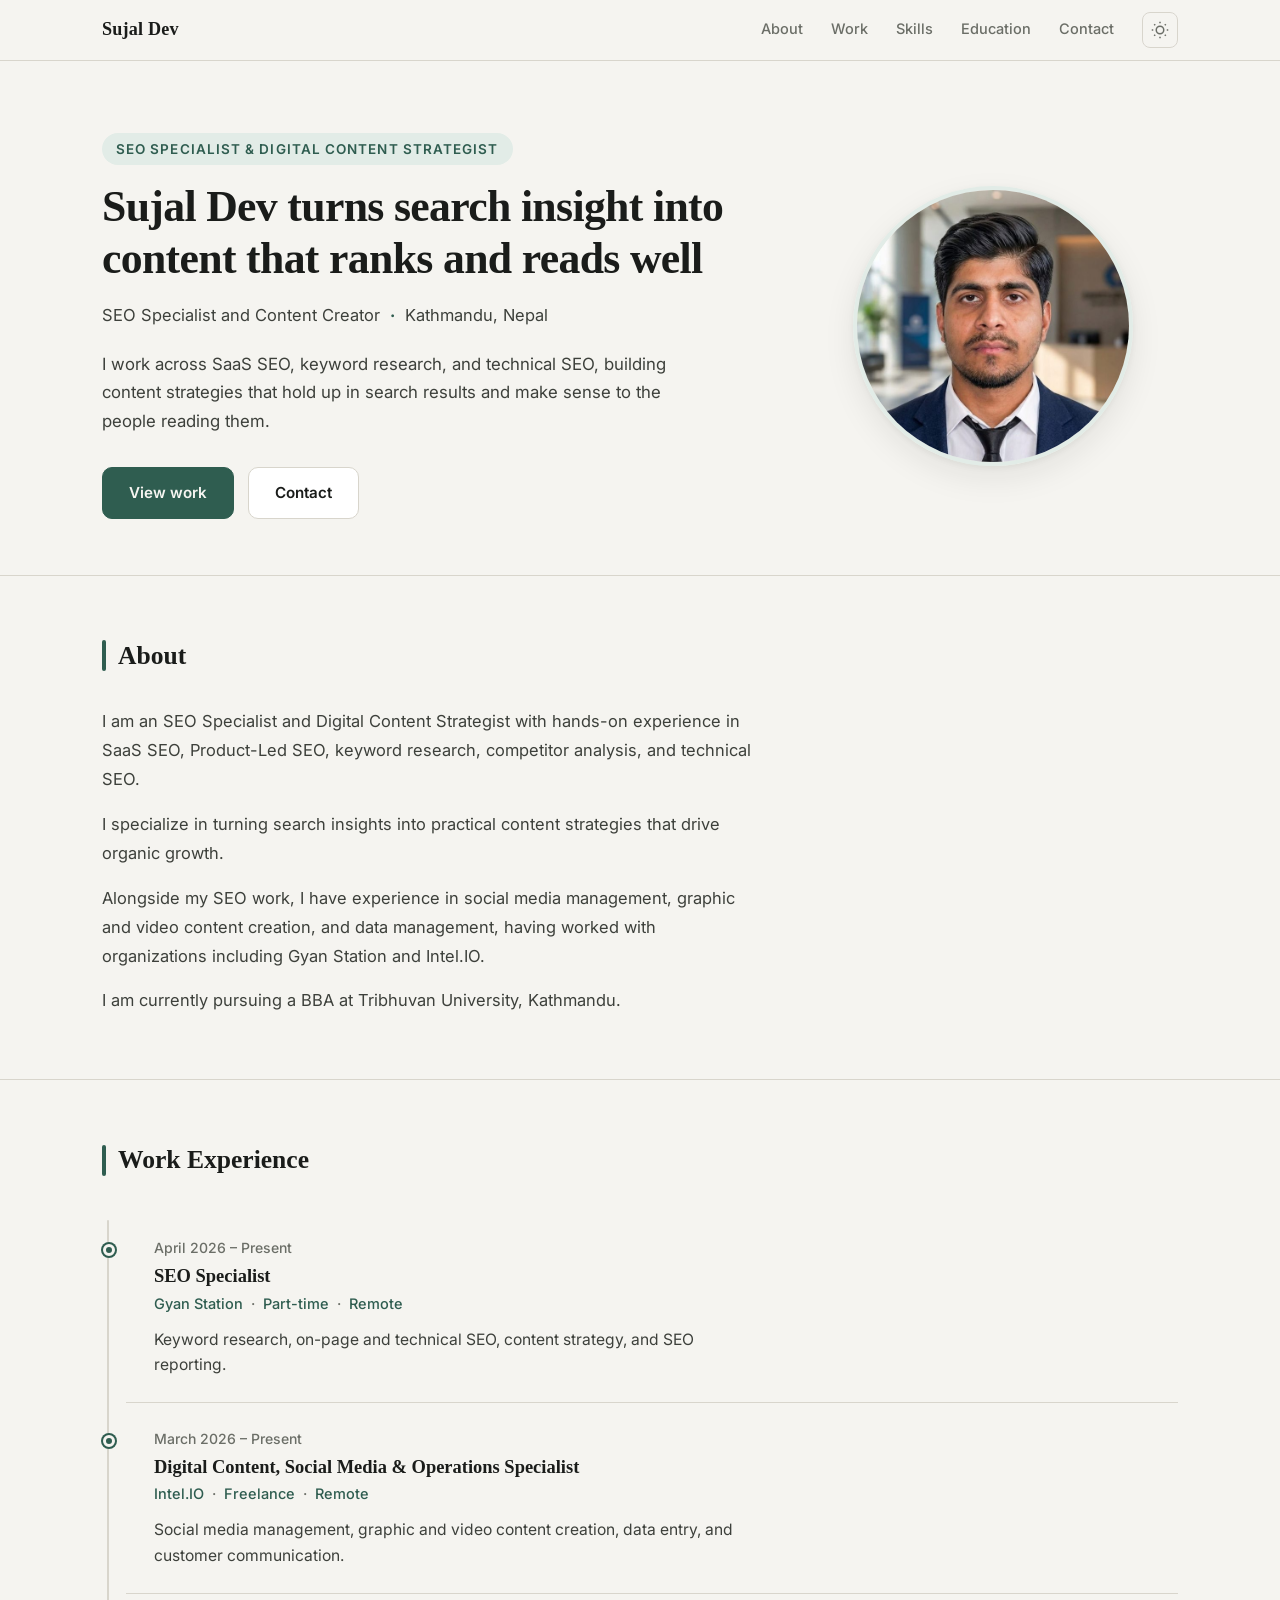
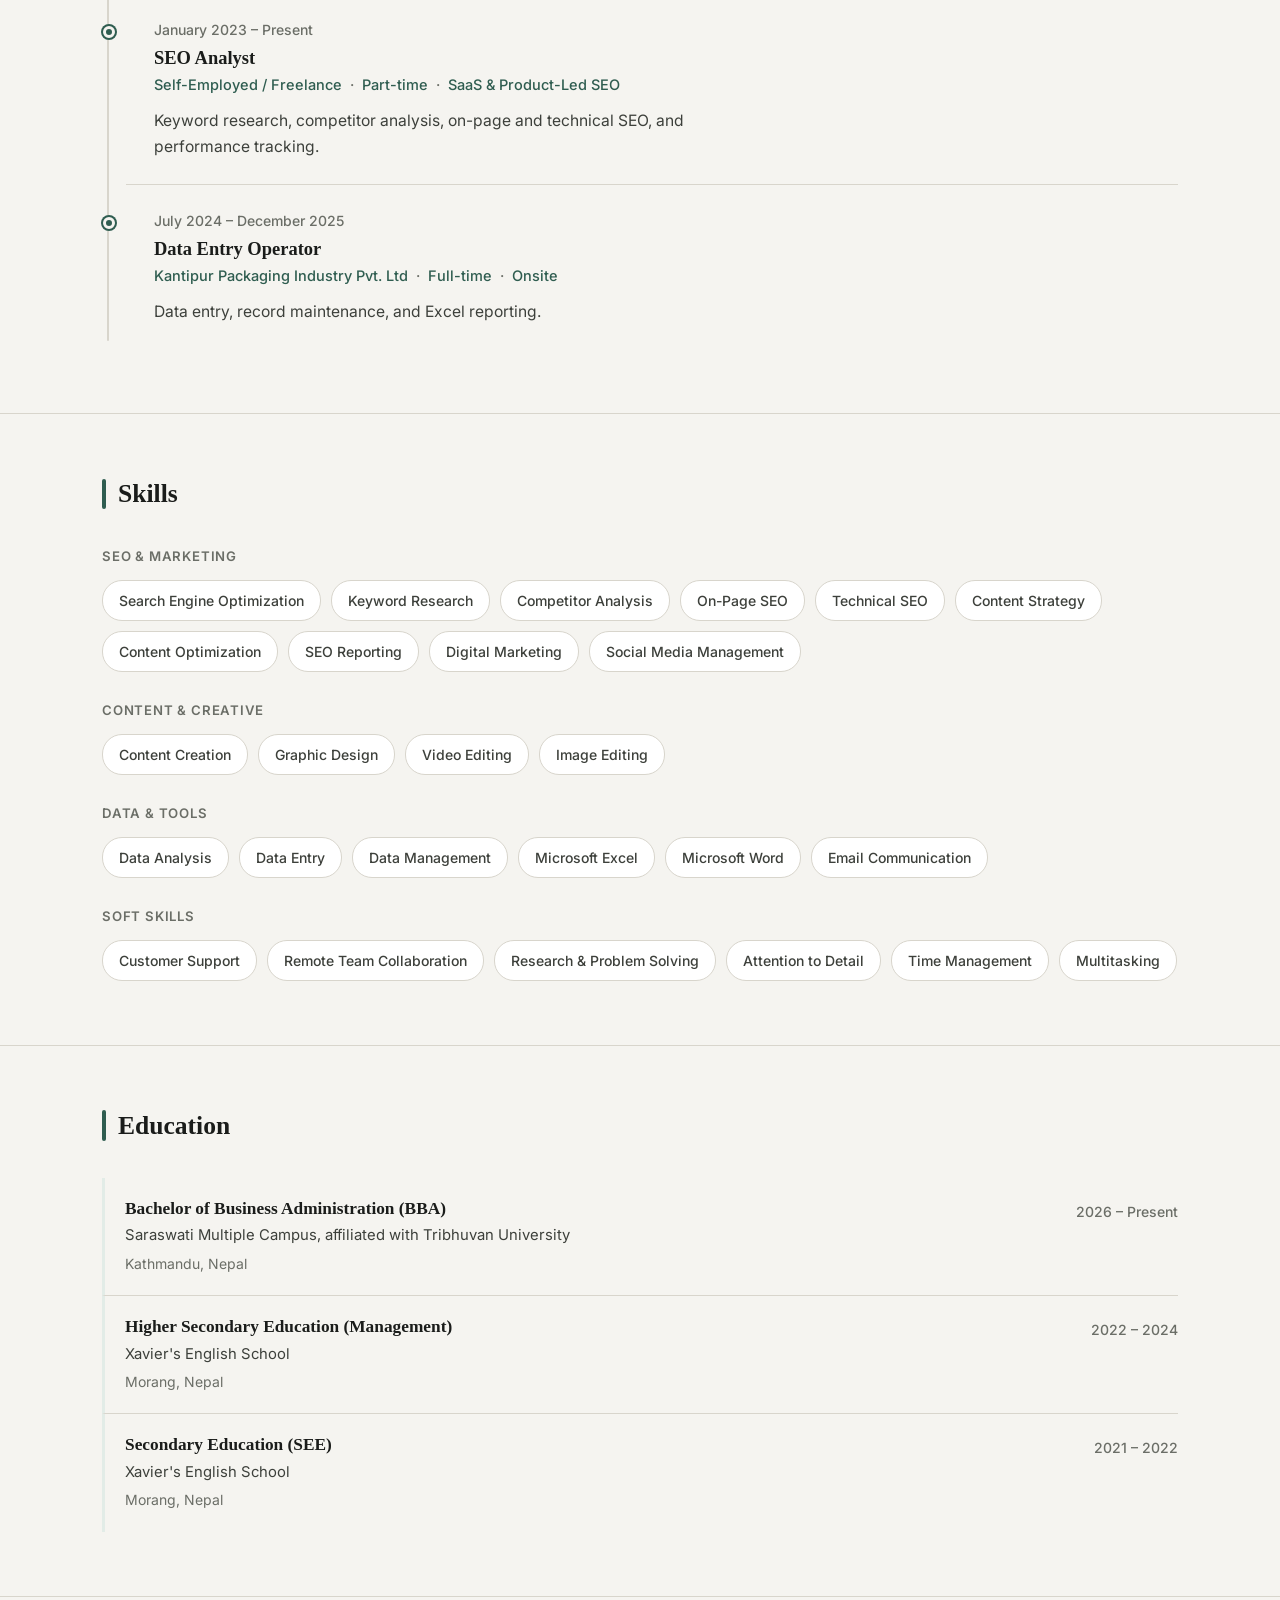
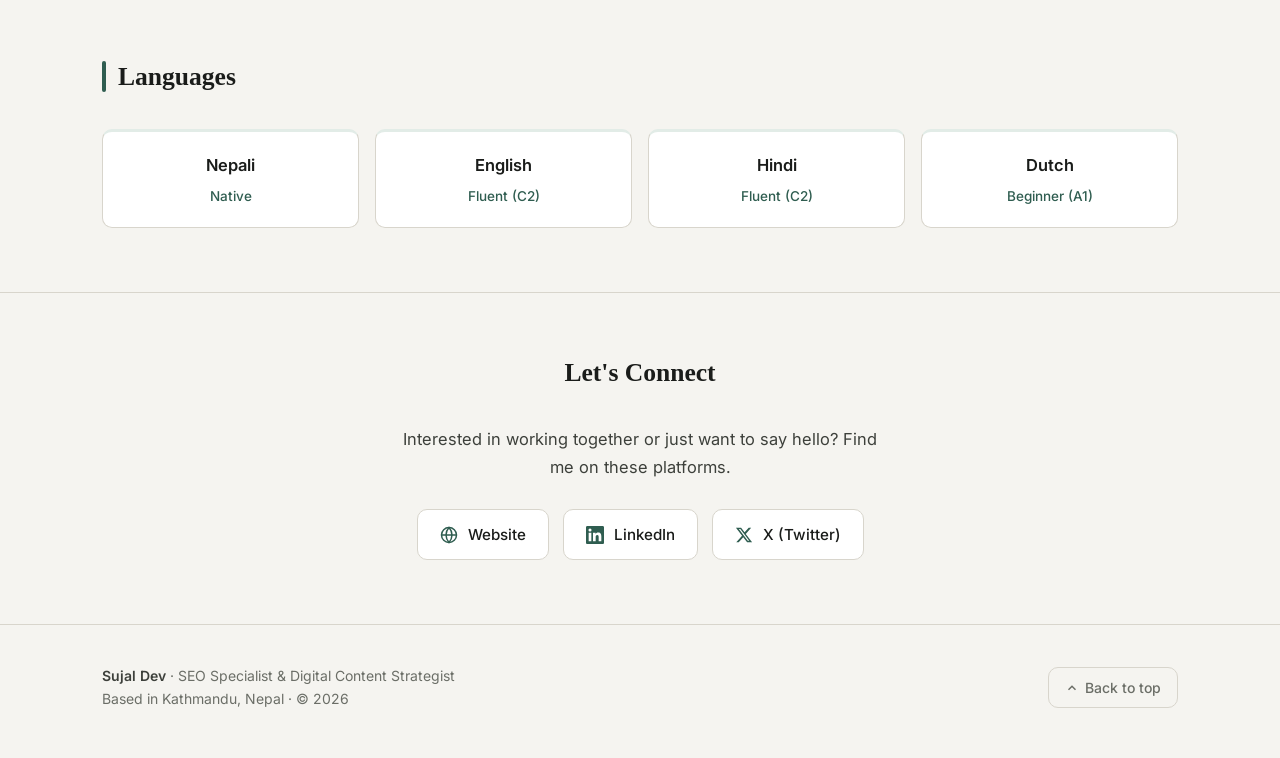
<file: index.html>
<!DOCTYPE html>
<html lang="en">
<head>
<meta charset="UTF-8">
<meta name="viewport" content="width=device-width, initial-scale=1.0">
<title>Sujal Dev &mdash; SEO Specialist &amp; Digital Content Strategist</title>
<meta name="description" content="Sujal Dev is an SEO Specialist and Digital Content Strategist based in Kathmandu, Nepal, specializing in SaaS SEO, keyword research, technical SEO, and content strategy.">
<meta name="robots" content="index, follow">
<link rel="canonical" href="https://suiaihustle.com/author/sujal-dev">

<script type="application/ld+json">
{
  "@context": "https://schema.org",
  "@type": "Person",
  "name": "Sujal Dev",
  "jobTitle": "SEO Specialist and Content Creator",
  "description": "SEO Specialist and Digital Content Strategist with hands-on experience in SaaS SEO, Product-Led SEO, keyword research, competitor analysis, and technical SEO.",
  "url": "https://suiaihustle.com/author/sujal-dev",
  "address": {
    "@type": "PostalAddress",
    "addressLocality": "Kathmandu",
    "addressCountry": "Nepal"
  },
  "sameAs": [
    "https://www.linkedin.com/in/sujal-dev-76249329a/",
    "https://x.com/fire_free62408",
    "https://suiaihustle.com"
  ],
  "worksFor": [
    { "@type": "Organization", "name": "Gyan Station" },
    { "@type": "Organization", "name": "Intel.IO" }
  ],
  "alumniOf": {
    "@type": "CollegeOrUniversity",
    "name": "Tribhuvan University"
  }
}
</script>

<link rel="preconnect" href="https://fonts.googleapis.com">
<link rel="preconnect" href="https://fonts.gstatic.com" crossorigin>
<link href="https://fonts.googleapis.com/css2?family=Inter:wght@400;500;600&display=swap" rel="stylesheet">
<link rel="stylesheet" href="style.css">
</head>
<body>

<header class="topnav">
  <div class="wrap">
    <a href="#top" class="brand">Sujal Dev</a>
    <nav class="nav-links" aria-label="Section navigation">
      <a href="#about">About</a>
      <a href="#work">Work</a>
      <a href="#skills">Skills</a>
      <a href="#education">Education</a>
      <a href="#contact">Contact</a>
      <button class="theme-toggle" id="theme-toggle" aria-label="Toggle dark mode" title="Toggle theme">
        <svg class="icon-sun" xmlns="http://www.w3.org/2000/svg" fill="none" viewBox="0 0 24 24" stroke="currentColor" stroke-width="2"><circle cx="12" cy="12" r="5"/><path d="M12 1v2m0 18v2M4.22 4.22l1.42 1.42m12.72 12.72l1.42 1.42M1 12h2m18 0h2M4.22 19.78l1.42-1.42M18.36 5.64l1.42-1.42"/></svg>
        <svg class="icon-moon" xmlns="http://www.w3.org/2000/svg" fill="none" viewBox="0 0 24 24" stroke="currentColor" stroke-width="2"><path d="M21 12.79A9 9 0 1111.21 3a7 7 0 009.79 9.79z"/></svg>
      </button>
    </nav>
    <button class="menu-btn" id="menu-btn" aria-label="Open menu" aria-expanded="false">
      <svg xmlns="http://www.w3.org/2000/svg" fill="none" viewBox="0 0 24 24" stroke="currentColor" stroke-width="2"><path d="M4 6h16M4 12h16M4 18h16"/></svg>
    </button>
  </div>
</header>

<main>
  <section class="hero" id="top">
    <div class="wrap">
      <div>
        <p class="eyebrow">SEO Specialist &amp; Digital Content Strategist</p>
        <h1>Sujal Dev turns search insight into content that ranks and reads well</h1>
        <p class="role-loc">SEO Specialist and Content Creator<span class="dot">&middot;</span>Kathmandu, Nepal</p>
        <p class="intro">I work across SaaS SEO, keyword research, and technical SEO, building content strategies that hold up in search results and make sense to the people reading them.</p>
        <div class="cta-row">
          <a class="btn btn-solid" href="#work">View work</a>
          <a class="btn btn-outline" href="#contact">Contact</a>
        </div>
      </div>
      <div class="portrait-frame">
        <img id="author-photo" src="[data-uri]" alt="Sujal Dev" width="280" height="280" loading="eager">
      </div>
    </div>
  </section>

  <section class="about reveal" id="about">
    <div class="wrap">
      <div class="section-head">
        <h2>About</h2>
      </div>
      <p>I am an SEO Specialist and Digital Content Strategist with hands-on experience in SaaS SEO, Product-Led SEO, keyword research, competitor analysis, and technical SEO.</p>
      <p>I specialize in turning search insights into practical content strategies that drive organic growth.</p>
      <p>Alongside my SEO work, I have experience in social media management, graphic and video content creation, and data management, having worked with organizations including Gyan Station and Intel.IO.</p>
      <p>I am currently pursuing a BBA at Tribhuvan University, Kathmandu.</p>
    </div>
  </section>

  <section id="work" class="reveal">
    <div class="wrap">
      <div class="section-head">
        <h2>Work Experience</h2>
      </div>
      <div class="timeline" id="experience-list">

        <article class="exp-item">
          <div class="exp-dates">April 2026 &ndash; Present</div>
          <div class="exp-role">
            <h3>SEO Specialist</h3>
            <div class="exp-meta">Gyan Station<span class="sep">&middot;</span>Part-time<span class="sep">&middot;</span>Remote</div>
            <p class="exp-desc">Keyword research, on-page and technical SEO, content strategy, and SEO reporting.</p>
          </div>
        </article>

        <article class="exp-item">
          <div class="exp-dates">March 2026 &ndash; Present</div>
          <div class="exp-role">
            <h3>Digital Content, Social Media &amp; Operations Specialist</h3>
            <div class="exp-meta">Intel.IO<span class="sep">&middot;</span>Freelance<span class="sep">&middot;</span>Remote</div>
            <p class="exp-desc">Social media management, graphic and video content creation, data entry, and customer communication.</p>
          </div>
        </article>

        <article class="exp-item">
          <div class="exp-dates">January 2023 &ndash; Present</div>
          <div class="exp-role">
            <h3>SEO Analyst</h3>
            <div class="exp-meta">Self-Employed / Freelance<span class="sep">&middot;</span>Part-time<span class="sep">&middot;</span>SaaS &amp; Product-Led SEO</div>
            <p class="exp-desc">Keyword research, competitor analysis, on-page and technical SEO, and performance tracking.</p>
          </div>
        </article>

        <article class="exp-item">
          <div class="exp-dates">July 2024 &ndash; December 2025</div>
          <div class="exp-role">
            <h3>Data Entry Operator</h3>
            <div class="exp-meta">Kantipur Packaging Industry Pvt. Ltd<span class="sep">&middot;</span>Full-time<span class="sep">&middot;</span>Onsite</div>
            <p class="exp-desc">Data entry, record maintenance, and Excel reporting.</p>
          </div>
        </article>

      </div>
    </div>
  </section>

  <section id="skills" class="reveal">
    <div class="wrap">
      <div class="section-head">
        <h2>Skills</h2>
      </div>

      <div class="skills-category">
        <div class="skills-category-label">SEO &amp; Marketing</div>
        <div class="skills-grid">
          <span class="skill-pill">Search Engine Optimization</span>
          <span class="skill-pill">Keyword Research</span>
          <span class="skill-pill">Competitor Analysis</span>
          <span class="skill-pill">On-Page SEO</span>
          <span class="skill-pill">Technical SEO</span>
          <span class="skill-pill">Content Strategy</span>
          <span class="skill-pill">Content Optimization</span>
          <span class="skill-pill">SEO Reporting</span>
          <span class="skill-pill">Digital Marketing</span>
          <span class="skill-pill">Social Media Management</span>
        </div>
      </div>

      <div class="skills-category">
        <div class="skills-category-label">Content &amp; Creative</div>
        <div class="skills-grid">
          <span class="skill-pill">Content Creation</span>
          <span class="skill-pill">Graphic Design</span>
          <span class="skill-pill">Video Editing</span>
          <span class="skill-pill">Image Editing</span>
        </div>
      </div>

      <div class="skills-category">
        <div class="skills-category-label">Data &amp; Tools</div>
        <div class="skills-grid">
          <span class="skill-pill">Data Analysis</span>
          <span class="skill-pill">Data Entry</span>
          <span class="skill-pill">Data Management</span>
          <span class="skill-pill">Microsoft Excel</span>
          <span class="skill-pill">Microsoft Word</span>
          <span class="skill-pill">Email Communication</span>
        </div>
      </div>

      <div class="skills-category">
        <div class="skills-category-label">Soft Skills</div>
        <div class="skills-grid">
          <span class="skill-pill">Customer Support</span>
          <span class="skill-pill">Remote Team Collaboration</span>
          <span class="skill-pill">Research &amp; Problem Solving</span>
          <span class="skill-pill">Attention to Detail</span>
          <span class="skill-pill">Time Management</span>
          <span class="skill-pill">Multitasking</span>
        </div>
      </div>

    </div>
  </section>

  <section id="education" class="reveal">
    <div class="wrap">
      <div class="section-head">
        <h2>Education</h2>
      </div>
      <div class="edu-list" id="education-list">
        <div class="edu-item">
          <div><h3>Bachelor of Business Administration (BBA)</h3><div class="edu-sub">Saraswati Multiple Campus, affiliated with Tribhuvan University</div><div class="edu-loc">Kathmandu, Nepal</div></div>
          <div class="edu-years">2026 &ndash; Present</div>
        </div>
        <div class="edu-item">
          <div><h3>Higher Secondary Education (Management)</h3><div class="edu-sub">Xavier's English School</div><div class="edu-loc">Morang, Nepal</div></div>
          <div class="edu-years">2022 &ndash; 2024</div>
        </div>
        <div class="edu-item">
          <div><h3>Secondary Education (SEE)</h3><div class="edu-sub">Xavier's English School</div><div class="edu-loc">Morang, Nepal</div></div>
          <div class="edu-years">2021 &ndash; 2022</div>
        </div>
      </div>
    </div>
  </section>

  <section id="languages" class="reveal">
    <div class="wrap">
      <div class="section-head">
        <h2>Languages</h2>
      </div>
      <div class="lang-grid" id="languages-list">
        <div class="lang-card"><div class="lang-name">Nepali</div><div class="lang-level">Native</div></div>
        <div class="lang-card"><div class="lang-name">English</div><div class="lang-level">Fluent (C2)</div></div>
        <div class="lang-card"><div class="lang-name">Hindi</div><div class="lang-level">Fluent (C2)</div></div>
        <div class="lang-card"><div class="lang-name">Dutch</div><div class="lang-level">Beginner (A1)</div></div>
      </div>
    </div>
  </section>

  <section id="contact" class="contact-section reveal">
    <div class="wrap">
      <div class="section-head">
        <h2>Let's Connect</h2>
      </div>
      <p class="contact-intro">Interested in working together or just want to say hello? Find me on these platforms.</p>
      <div class="links-row">
        <a class="link-btn" href="https://suiaihustle.com" target="_blank" rel="noopener noreferrer">
          <span class="ico"><svg xmlns="http://www.w3.org/2000/svg" fill="none" viewBox="0 0 24 24" stroke="currentColor" stroke-width="2"><circle cx="12" cy="12" r="10"/><path d="M2 12h20M12 2a15.3 15.3 0 014 10 15.3 15.3 0 01-4 10 15.3 15.3 0 01-4-10A15.3 15.3 0 0112 2z"/></svg></span>
          <span>Website</span>
        </a>
        <a class="link-btn" href="https://www.linkedin.com/in/sujal-dev-76249329a/" target="_blank" rel="noopener noreferrer">
          <span class="ico"><svg xmlns="http://www.w3.org/2000/svg" viewBox="0 0 24 24" fill="currentColor"><path d="M20.447 20.452h-3.554v-5.569c0-1.328-.027-3.037-1.852-3.037-1.853 0-2.136 1.445-2.136 2.939v5.667H9.351V9h3.414v1.561h.046c.477-.9 1.637-1.85 3.37-1.85 3.601 0 4.267 2.37 4.267 5.455v6.286zM5.337 7.433a2.062 2.062 0 01-2.063-2.065 2.064 2.064 0 112.063 2.065zm1.782 13.019H3.555V9h3.564v11.452zM22.225 0H1.771C.792 0 0 .774 0 1.729v20.542C0 23.227.792 24 1.771 24h20.451C23.2 24 24 23.227 24 22.271V1.729C24 .774 23.2 0 22.222 0h.003z"/></svg></span>
          <span>LinkedIn</span>
        </a>
        <a class="link-btn" href="https://x.com/fire_free62408" target="_blank" rel="noopener noreferrer">
          <span class="ico"><svg xmlns="http://www.w3.org/2000/svg" viewBox="0 0 24 24" fill="currentColor"><path d="M18.244 2.25h3.308l-7.227 8.26 8.502 11.24H16.17l-5.214-6.817L4.99 21.75H1.68l7.73-8.835L1.254 2.25H8.08l4.713 6.231zm-1.161 17.52h1.833L7.084 4.126H5.117z"/></svg></span>
          <span>X (Twitter)</span>
        </a>
      </div>
    </div>
  </section>
</main>

<footer>
  <div class="wrap">
    <div class="footer-info">
      <strong>Sujal Dev</strong> &middot; SEO Specialist &amp; Digital Content Strategist<br>
      Based in Kathmandu, Nepal &middot; &copy; 2026
    </div>
    <a class="back-to-top" href="#top">
      <svg xmlns="http://www.w3.org/2000/svg" width="14" height="14" fill="none" viewBox="0 0 24 24" stroke="currentColor" stroke-width="2.5"><path d="M18 15l-6-6-6 6"/></svg>
      Back to top
    </a>
  </div>
</footer>

<script src="script.js" defer></script>
</body>
</html>
</file>
<file: style.css>
:root {
  --paper: #f5f4f0;
  --ink: #1a1c1a;
  --ink-soft: #3d403b;
  --muted: #6b6e67;
  --line: #d8d5cc;
  --card: #ffffff;
  --accent: #2f5d50;
  --accent-hover: #245045;
  --accent-ink: #f6f5f1;
  --accent-soft: #e2ece7;
  --focus: #1a73e8;
  --radius: 10px;
  --radius-lg: 14px;
  --shadow-sm: 0 1px 3px rgba(28,30,28,0.04), 0 4px 12px rgba(28,30,28,0.06);
  --shadow-md: 0 2px 6px rgba(28,30,28,0.05), 0 12px 32px rgba(28,30,28,0.08);
  --shadow-lg: 0 4px 12px rgba(28,30,28,0.06), 0 20px 48px rgba(28,30,28,0.1);
  --nav-bg: rgba(245, 244, 240, 0.85);
  --transition: 0.2s ease;
}


[data-theme="dark"] {
  --paper: #111310;
  --ink: #ededea;
  --ink-soft: #b8bab3;
  --muted: #82857d;
  --line: #2a2d24;
  --card: #1a1c16;
  --accent: #8fd6bd;
  --accent-hover: #a3e0cb;
  --accent-ink: #0d1410;
  --accent-soft: #1e2e28;
  --shadow-sm: 0 1px 3px rgba(0,0,0,0.2), 0 4px 12px rgba(0,0,0,0.25);
  --shadow-md: 0 2px 6px rgba(0,0,0,0.25), 0 12px 32px rgba(0,0,0,0.3);
  --shadow-lg: 0 4px 12px rgba(0,0,0,0.3), 0 20px 48px rgba(0,0,0,0.35);
  --nav-bg: rgba(17, 19, 16, 0.88);
}


@media (prefers-color-scheme: dark) {
  :root:not([data-theme="light"]) {
    --paper: #111310;
    --ink: #ededea;
    --ink-soft: #b8bab3;
    --muted: #82857d;
    --line: #2a2d24;
    --card: #1a1c16;
    --accent: #8fd6bd;
    --accent-hover: #a3e0cb;
    --accent-ink: #0d1410;
    --accent-soft: #1e2e28;
    --shadow-sm: 0 1px 3px rgba(0,0,0,0.2), 0 4px 12px rgba(0,0,0,0.25);
    --shadow-md: 0 2px 6px rgba(0,0,0,0.25), 0 12px 32px rgba(0,0,0,0.3);
    --shadow-lg: 0 4px 12px rgba(0,0,0,0.3), 0 20px 48px rgba(0,0,0,0.35);
    --nav-bg: rgba(17, 19, 16, 0.88);
  }
}


*, *::before, *::after { box-sizing: border-box; margin: 0; padding: 0; }

html {
  scroll-behavior: smooth;
  scroll-padding-top: 80px;
  font-size: 16.5px;
}

body {
  background: var(--paper);
  color: var(--ink);
  font-family: 'Inter', -apple-system, BlinkMacSystemFont, "Segoe UI", Roboto, "Helvetica Neue", Arial, sans-serif;
  line-height: 1.65;
  -webkit-font-smoothing: antialiased;
  -moz-osx-font-smoothing: grayscale;
}

h1, h2, h3 {
  font-family: Georgia, "Iowan Old Style", "Palatino Linotype", "Book Antiqua", serif;
  font-weight: 600;
  color: var(--ink);
  line-height: 1.25;
}

a { color: inherit; }

a:focus-visible, button:focus-visible {
  outline: 2px solid var(--focus);
  outline-offset: 3px;
  border-radius: 4px;
}

img { display: block; max-width: 100%; }


.wrap {
  max-width: 1140px;
  margin: 0 auto;
  padding: 0 32px;
}

.reveal {
  opacity: 0;
  transform: translateY(24px);
  transition: opacity 0.6s ease, transform 0.6s ease;
}
.reveal.visible {
  opacity: 1;
  transform: translateY(0);
}
.topnav {
  position: sticky;
  top: 0;
  z-index: 100;
  background: var(--nav-bg);
  backdrop-filter: blur(16px);
  -webkit-backdrop-filter: blur(16px);
  border-bottom: 1px solid var(--line);
  padding: 0;
  transition: box-shadow var(--transition);
}
.topnav.scrolled {
  box-shadow: var(--shadow-sm);
}
.topnav .wrap {
  display: flex;
  align-items: center;
  justify-content: space-between;
  height: 60px;
}
.brand {
  font-family: Georgia, serif;
  font-size: 1.1rem;
  font-weight: 600;
  letter-spacing: 0.01em;
  color: var(--ink);
  text-decoration: none;
}

.nav-links {
  display: flex;
  align-items: center;
  gap: 28px;
}
.nav-links a {
  text-decoration: none;
  font-size: 0.88rem;
  font-weight: 500;
  color: var(--muted);
  position: relative;
  padding: 4px 0;
  transition: color var(--transition);
}
.nav-links a::after {
  content: '';
  position: absolute;
  bottom: -2px;
  left: 0;
  width: 0;
  height: 2px;
  background: var(--accent);
  border-radius: 1px;
  transition: width 0.25s ease;
}
.nav-links a:hover {
  color: var(--ink);
}
.nav-links a:hover::after {
  width: 100%;
}

.theme-toggle {
  background: none;
  border: 1px solid var(--line);
  border-radius: 8px;
  padding: 7px;
  cursor: pointer;
  display: flex;
  align-items: center;
  justify-content: center;
  color: var(--muted);
  transition: color var(--transition), border-color var(--transition), background var(--transition);
  width: 36px;
  height: 36px;
}
.theme-toggle:hover {
  color: var(--ink);
  border-color: var(--ink-soft);
  background: var(--accent-soft);
}
.theme-toggle svg {
  width: 18px;
  height: 18px;
}
.theme-toggle .icon-moon { display: none; }
[data-theme="dark"] .theme-toggle .icon-sun { display: none; }
[data-theme="dark"] .theme-toggle .icon-moon { display: block; }
@media (prefers-color-scheme: dark) {
  :root:not([data-theme="light"]) .theme-toggle .icon-sun { display: none; }
  :root:not([data-theme="light"]) .theme-toggle .icon-moon { display: block; }
}

.menu-btn {
  display: none;
  background: none;
  border: none;
  cursor: pointer;
  color: var(--ink);
  padding: 4px;
}
.menu-btn svg { width: 24px; height: 24px; }

.hero {
  padding: 72px 0 56px;
}
.hero .wrap {
  display: grid;
  grid-template-columns: 1.4fr 0.8fr;
  gap: 56px;
  align-items: center;
}
.eyebrow {
  display: inline-block;
  font-size: 0.82rem;
  font-weight: 600;
  text-transform: uppercase;
  letter-spacing: 0.08em;
  color: var(--accent);
  margin-bottom: 16px;
  background: var(--accent-soft);
  padding: 5px 14px;
  border-radius: 20px;
}
.hero h1 {
  font-size: clamp(1.9rem, 3.5vw, 2.65rem);
  line-height: 1.18;
  letter-spacing: -0.015em;
}
.hero .role-loc {
  margin-top: 18px;
  color: var(--ink-soft);
  font-size: 1rem;
}
.hero .role-loc .dot {
  color: var(--accent);
  margin: 0 10px;
  font-weight: 700;
}
.hero p.intro {
  margin-top: 20px;
  max-width: 52ch;
  color: var(--ink-soft);
  font-size: 1.02rem;
  line-height: 1.7;
}
.cta-row {
  margin-top: 32px;
  display: flex;
  gap: 14px;
  flex-wrap: wrap;
}

.btn {
  display: inline-flex;
  align-items: center;
  gap: 6px;
  padding: 12px 26px;
  border-radius: var(--radius);
  font-size: 0.92rem;
  font-weight: 600;
  font-family: inherit;
  text-decoration: none;
  border: 1.5px solid transparent;
  cursor: pointer;
  transition: all var(--transition);
}
.btn-solid {
  background: var(--accent);
  color: var(--accent-ink);
  border-color: var(--accent);
}
.btn-solid:hover {
  background: var(--accent-hover);
  border-color: var(--accent-hover);
  transform: translateY(-1px);
  box-shadow: var(--shadow-sm);
}
.btn-outline {
  border-color: var(--line);
  color: var(--ink);
  background: var(--card);
}
.btn-outline:hover {
  border-color: var(--ink-soft);
  background: var(--ink);
  color: var(--paper);
  transform: translateY(-1px);
  box-shadow: var(--shadow-sm);
}

.portrait-frame {
  justify-self: center;
  width: 100%;
  max-width: 280px;
  aspect-ratio: 1 / 1;
  border-radius: 50%;
  overflow: hidden;
  border: 4px solid var(--accent-soft);
  box-shadow: var(--shadow-md);
  transition: transform 0.3s ease, box-shadow 0.3s ease;
}
.portrait-frame:hover {
  transform: scale(1.03);
  box-shadow: var(--shadow-lg);
}
.portrait-frame img {
  width: 100%;
  height: 100%;
  object-fit: cover;
}

section {
  padding: 64px 0;
}
section + section {
  border-top: 1px solid var(--line);
}
.section-head {
  margin-bottom: 36px;
}
.section-head h2 {
  font-size: 1.55rem;
  display: flex;
  align-items: center;
  gap: 12px;
}
.section-head h2::before {
  content: '';
  display: inline-block;
  width: 4px;
  height: 1.2em;
  background: var(--accent);
  border-radius: 2px;
  flex-shrink: 0;
}
.section-head .kicker {
  font-size: 0.85rem;
  color: var(--muted);
  margin-top: 8px;
  margin-left: 16px;
}

.about p {
  max-width: 65ch;
  color: var(--ink-soft);
  font-size: 1rem;
  margin: 0 0 16px;
  line-height: 1.75;
}
.about p:last-child { margin-bottom: 0; }

.timeline {
  position: relative;
  padding-left: 24px;
}
.timeline::before {
  content: '';
  position: absolute;
  left: 5px;
  top: 8px;
  bottom: 8px;
  width: 2px;
  background: var(--line);
  border-radius: 1px;
}
.exp-item {
  position: relative;
  padding: 24px 0;
  padding-left: 28px;
  border-bottom: 1px solid var(--line);
}
.exp-item:last-child { border-bottom: none; }
.exp-item::before {
  content: '';
  position: absolute;
  left: -23px;
  top: 32px;
  width: 12px;
  height: 12px;
  border-radius: 50%;
  background: var(--accent);
  border: 3px solid var(--paper);
  box-shadow: 0 0 0 2px var(--accent);
}
.exp-dates {
  color: var(--muted);
  font-size: 0.85rem;
  font-weight: 500;
  margin-bottom: 6px;
}
.exp-role h3 {
  font-size: 1.12rem;
}
.exp-meta {
  margin-top: 4px;
  color: var(--accent);
  font-size: 0.88rem;
  font-weight: 500;
}
.exp-meta .sep {
  color: var(--muted);
  margin: 0 8px;
}
.exp-desc {
  margin-top: 10px;
  color: var(--ink-soft);
  font-size: 0.95rem;
  max-width: 58ch;
  line-height: 1.65;
}

.skills-category {
  margin-bottom: 28px;
}
.skills-category:last-child { margin-bottom: 0; }
.skills-category-label {
  font-size: 0.8rem;
  font-weight: 600;
  text-transform: uppercase;
  letter-spacing: 0.06em;
  color: var(--muted);
  margin-bottom: 12px;
}
.skills-grid {
  display: flex;
  flex-wrap: wrap;
  gap: 10px;
}
.skill-pill {
  border: 1px solid var(--line);
  background: var(--card);
  color: var(--ink-soft);
  padding: 8px 16px;
  border-radius: 20px;
  font-size: 0.85rem;
  font-weight: 500;
  white-space: nowrap;
  transition: all var(--transition);
}
.skill-pill:hover {
  border-color: var(--accent);
  color: var(--accent);
  background: var(--accent-soft);
  transform: translateY(-2px);
  box-shadow: var(--shadow-sm);
}

.edu-list {
  display: flex;
  flex-direction: column;
  gap: 0;
}
.edu-item {
  display: grid;
  grid-template-columns: 1fr auto;
  gap: 16px;
  padding: 20px 0 20px 20px;
  border-left: 3px solid var(--accent-soft);
  border-bottom: 1px solid var(--line);
  transition: border-left-color var(--transition), background var(--transition);
}
.edu-item:last-child { border-bottom: none; }
.edu-item:hover {
  border-left-color: var(--accent);
}
.edu-item h3 {
  font-size: 1.05rem;
}
.edu-item .edu-sub {
  color: var(--ink-soft);
  font-size: 0.9rem;
  margin-top: 4px;
}
.edu-item .edu-loc {
  color: var(--muted);
  font-size: 0.85rem;
  margin-top: 4px;
}
.edu-item .edu-years {
  color: var(--muted);
  font-size: 0.85rem;
  font-weight: 500;
  white-space: nowrap;
  padding-top: 2px;
}

.lang-grid {
  display: grid;
  grid-template-columns: repeat(4, 1fr);
  gap: 16px;
}
.lang-card {
  border: 1px solid var(--line);
  background: var(--card);
  border-radius: var(--radius);
  padding: 20px;
  text-align: center;
  transition: all var(--transition);
  border-top: 3px solid var(--accent-soft);
}
.lang-card:hover {
  border-top-color: var(--accent);
  box-shadow: var(--shadow-sm);
  transform: translateY(-2px);
}
.lang-card .lang-name {
  font-size: 1rem;
  font-weight: 600;
  color: var(--ink);
}
.lang-card .lang-level {
  color: var(--accent);
  font-size: 0.82rem;
  font-weight: 500;
  margin-top: 6px;
}

.contact-section {
  text-align: center;
}
.contact-section .section-head h2::before { display: none; }
.contact-section .section-head h2 { justify-content: center; }
.contact-intro {
  color: var(--ink-soft);
  font-size: 1rem;
  margin-bottom: 28px;
  max-width: 48ch;
  margin-left: auto;
  margin-right: auto;
  line-height: 1.7;
}
.links-row {
  display: flex;
  flex-wrap: wrap;
  gap: 14px;
  justify-content: center;
}
.link-btn {
  display: inline-flex;
  align-items: center;
  gap: 10px;
  border: 1px solid var(--line);
  background: var(--card);
  padding: 12px 22px;
  border-radius: var(--radius);
  text-decoration: none;
  font-size: 0.92rem;
  font-weight: 500;
  color: var(--ink);
  transition: all var(--transition);
}
.link-btn:hover {
  border-color: var(--accent);
  color: var(--accent);
  background: var(--accent-soft);
  transform: translateY(-2px);
  box-shadow: var(--shadow-sm);
}
.link-btn .ico {
  width: 18px;
  height: 18px;
  display: inline-flex;
  color: var(--accent);
  flex-shrink: 0;
}
.link-btn .ico svg {
  width: 100%;
  height: 100%;
}

footer {
  border-top: 1px solid var(--line);
  padding: 40px 0 48px;
}
footer .wrap {
  display: flex;
  align-items: center;
  justify-content: space-between;
  flex-wrap: wrap;
  gap: 16px;
}
.footer-info {
  color: var(--muted);
  font-size: 0.85rem;
  line-height: 1.6;
}
.footer-info strong {
  color: var(--ink-soft);
  font-weight: 600;
}
.back-to-top {
  display: inline-flex;
  align-items: center;
  gap: 6px;
  font-size: 0.85rem;
  font-weight: 500;
  color: var(--muted);
  text-decoration: none;
  padding: 8px 16px;
  border: 1px solid var(--line);
  border-radius: var(--radius);
  transition: all var(--transition);
}
.back-to-top:hover {
  color: var(--accent);
  border-color: var(--accent);
}

@media (min-width: 1440px) {
  html { font-size: 18px; }
  .wrap { max-width: 1320px; }
  .hero { padding: 96px 0 72px; }
  .portrait-frame { max-width: 320px; }
  section { padding: 80px 0; }
}

@media (max-width: 900px) {
  .hero .wrap {
    grid-template-columns: 1fr;
    gap: 40px;
    text-align: center;
  }
  .portrait-frame {
    order: -1;
    max-width: 220px;
    margin: 0 auto;
  }
  .hero p.intro {
    max-width: 100%;
    margin-left: auto;
    margin-right: auto;
  }
  .cta-row {
    justify-content: center;
  }
  .lang-grid {
    grid-template-columns: repeat(2, 1fr);
  }
}

@media (max-width: 640px) {
  html { font-size: 15.5px; }

  .wrap { padding: 0 20px; }

  section { padding: 48px 0; }

  .menu-btn { display: block; }
  .nav-links {
    position: fixed;
    top: 60px;
    left: 0;
    right: 0;
    bottom: 0;
    background: var(--paper);
    flex-direction: column;
    align-items: center;
    justify-content: center;
    gap: 32px;
    transform: translateX(100%);
    transition: transform 0.3s ease;
    z-index: 99;
  }
  .nav-links a { font-size: 1.1rem; }
  .topnav.menu-open .nav-links {
    transform: translateX(0);
  }

  .hero { padding: 48px 0 40px; }
  .hero h1 { font-size: 1.7rem; }
  .portrait-frame { max-width: 180px; }
  .eyebrow { font-size: 0.75rem; padding: 4px 12px; }

  .timeline { padding-left: 20px; }
  .exp-item { padding-left: 20px; }
  .exp-item::before { left: -19px; width: 10px; height: 10px; top: 30px; }

  .edu-item {
    grid-template-columns: 1fr;
    gap: 4px;
  }
  .edu-item .edu-years {
    font-size: 0.82rem;
  }

  .lang-grid {
    grid-template-columns: repeat(2, 1fr);
    gap: 12px;
  }

  .skill-pill { font-size: 0.82rem; padding: 7px 13px; }

  footer .wrap {
    flex-direction: column;
    text-align: center;
  }

  .section-head h2 { font-size: 1.35rem; }
}

@media (max-width: 380px) {
  .cta-row { flex-direction: column; }
  .btn { width: 100%; justify-content: center; }
}

@media (prefers-reduced-motion: reduce) {
  html { scroll-behavior: auto; }
  *, *::before, *::after {
    animation-duration: 0.01ms !important;
    animation-iteration-count: 1 !important;
    transition-duration: 0.01ms !important;
  }
  .reveal {
    opacity: 1;
    transform: none;
  }
}
</file>
